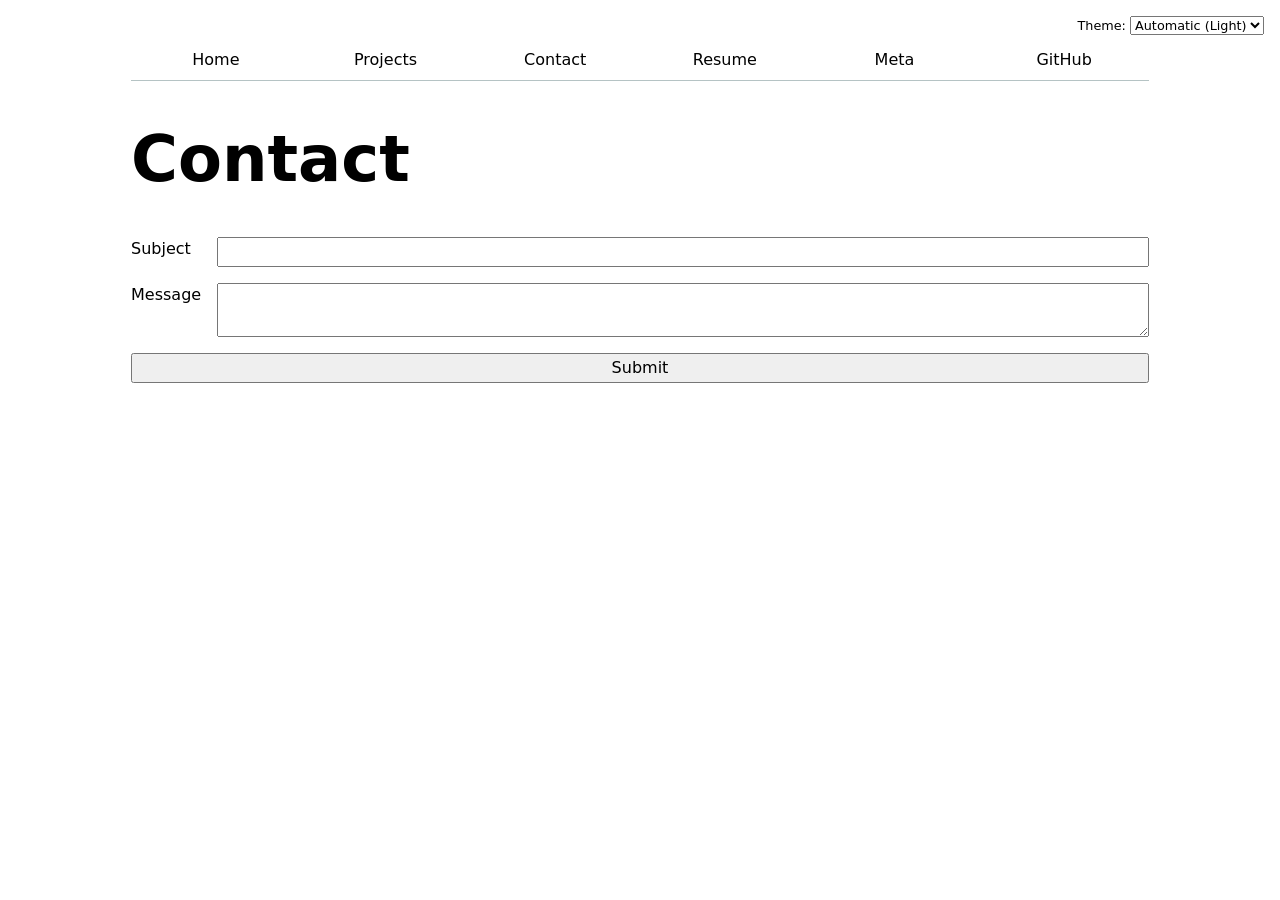
<file: contact/index.html>
<!DOCTYPE html>
<html lang="en">
<head>
    <meta charset="UTF-8">
    <meta name="viewport" content="width=device-width, initial-scale=1.0">
    <title>Contact</title>
    <link rel="stylesheet" href="../style.css">
    <script type="module" src="../global.js"></script>
</head>
<body>
    <h1>Contact</h1>

    <form action="mailto:yud2372@gmail.com">
        <label>
            Subject
            <input name="subject">
        </label>
        <label>
            Message
            <textarea name="body"></textarea>
        </label>
        <button>Submit</button>
    </form>
</body>
</html>
</file>
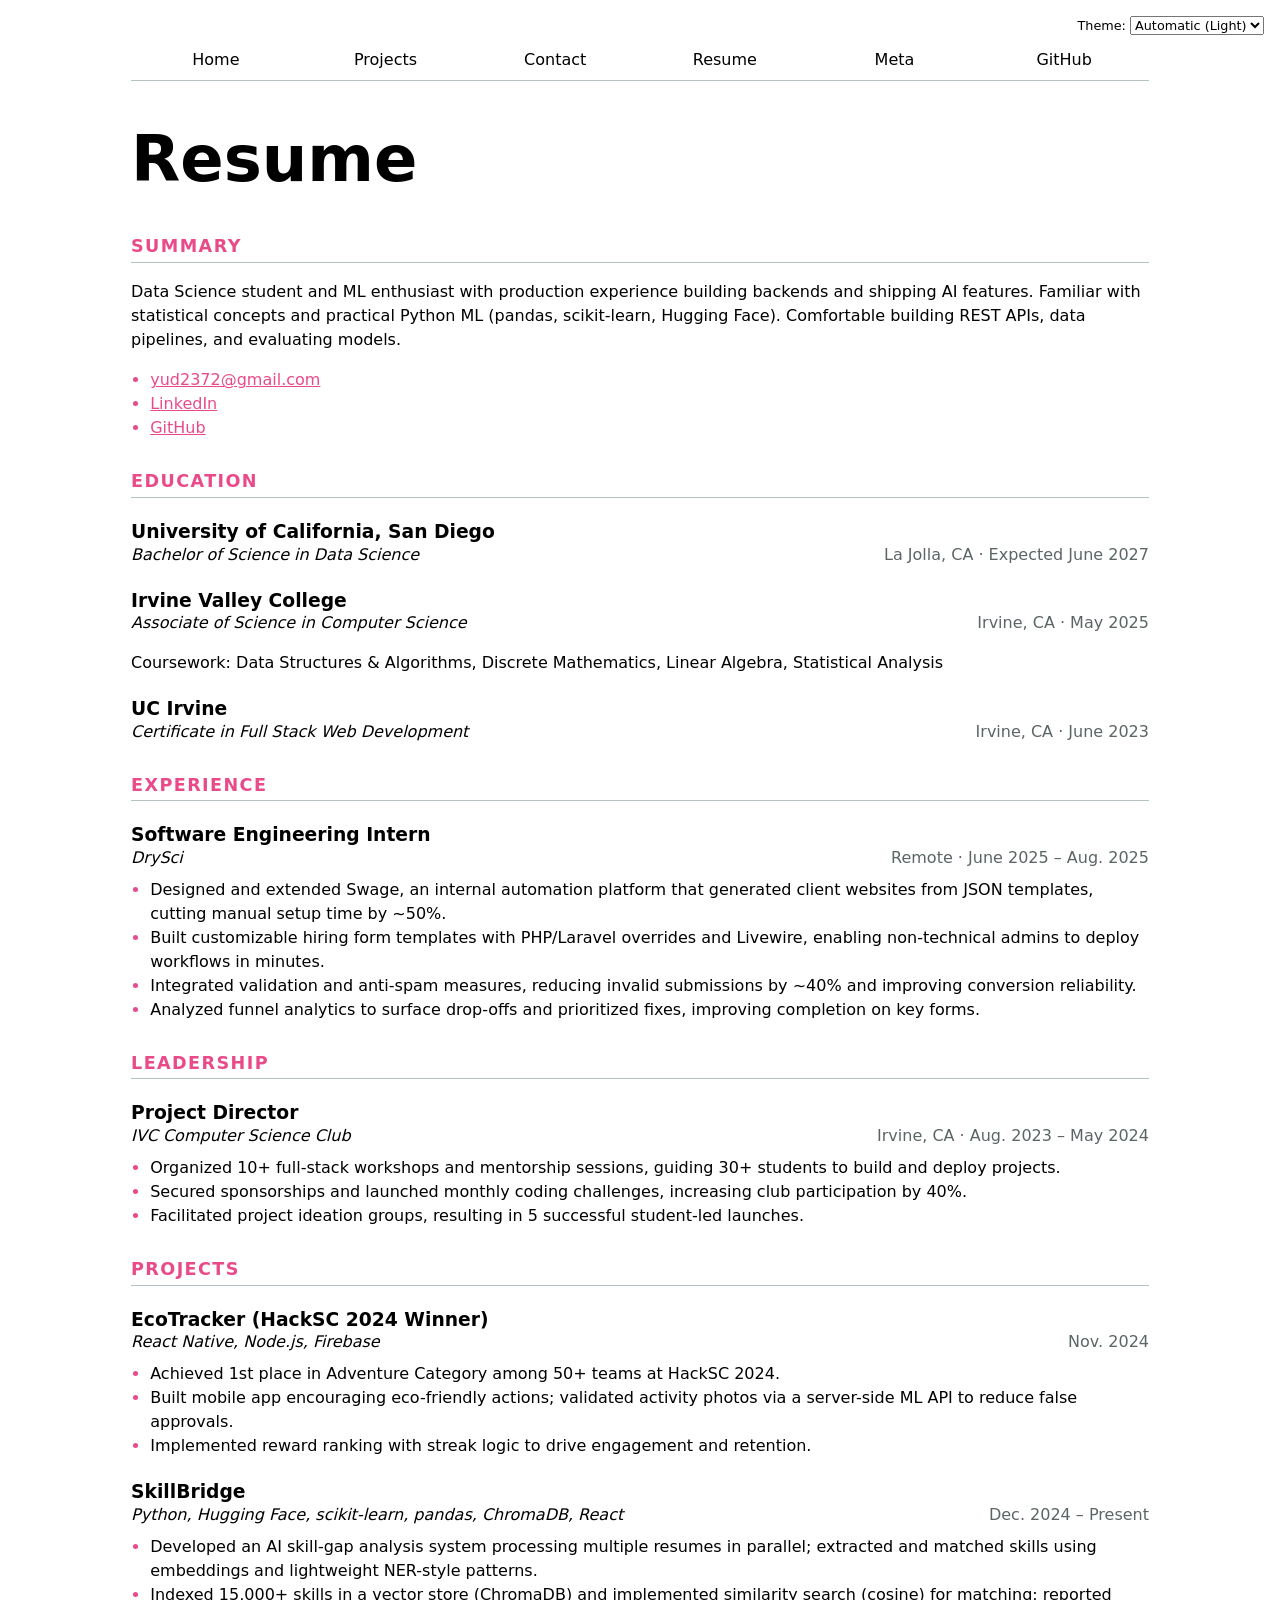
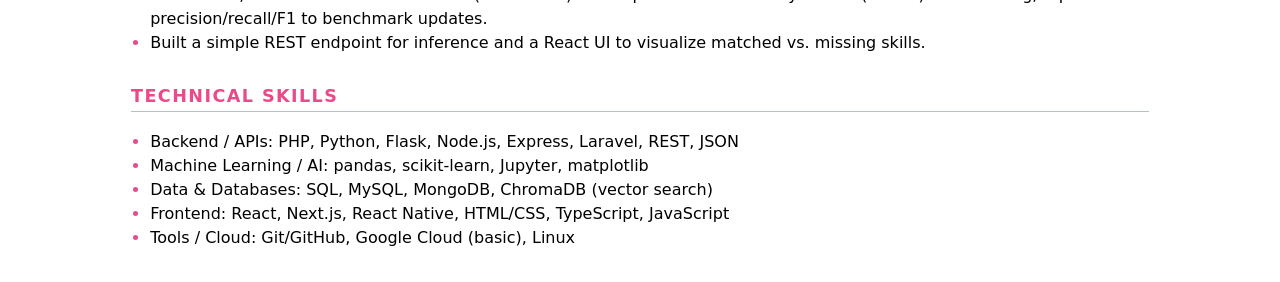
<file: resume/index.html>
<!DOCTYPE html>
<html lang="en">
<head>
    <meta charset="UTF-8">
    <meta name="viewport" content="width=device-width, initial-scale=1.0">
    <title>Resume</title>
    <link rel="stylesheet" href="../style.css">
    <script type="module" src="../global.js"></script>
</head>
<body class="resume">
    <h1>Resume</h1>

    <section>
        <h2>Summary</h2>
        <p>
            Data Science student and ML enthusiast with production experience building backends and
            shipping AI features. Familiar with statistical concepts and practical Python ML (pandas,
            scikit-learn, Hugging Face). Comfortable building REST APIs, data pipelines, and
            evaluating models.
        </p>
        <ul>
            <li><a href="mailto:yud2372@gmail.com">yud2372@gmail.com</a></li>
            <li><a href="https://linkedin.com/in/dawei-yu-578138227" target="_blank">LinkedIn</a></li>
            <li><a href="https://github.com/OppedRawen" target="_blank">GitHub</a></li>
        </ul>
    </section>

    <section>
        <h2>Education</h2>

        <article>
            <header>
                <h3>University of California, San Diego</h3>
                <p>Bachelor of Science in Data Science</p>
                <p>La Jolla, CA · Expected <time datetime="2027-06">June 2027</time></p>
            </header>
        </article>

        <article>
            <header>
                <h3>Irvine Valley College</h3>
                <p>Associate of Science in Computer Science</p>
                <p>Irvine, CA · <time datetime="2025-05">May 2025</time></p>
            </header>
            <p>
                Coursework: Data Structures &amp; Algorithms, Discrete Mathematics, Linear Algebra,
                Statistical Analysis
            </p>
        </article>

        <article>
            <header>
                <h3>UC Irvine</h3>
                <p>Certificate in Full Stack Web Development</p>
                <p>Irvine, CA · <time datetime="2023-06">June 2023</time></p>
            </header>
        </article>
    </section>

    <section>
        <h2>Experience</h2>

        <article>
            <header>
                <h3>Software Engineering Intern</h3>
                <p>DrySci</p>
                <p>
                    Remote ·
                    <time datetime="2025-06">June 2025</time> – <time datetime="2025-08">Aug. 2025</time>
                </p>
            </header>
            <ul>
                <li>
                    Designed and extended Swage, an internal automation platform that generated client
                    websites from JSON templates, cutting manual setup time by ~50%.
                </li>
                <li>
                    Built customizable hiring form templates with PHP/Laravel overrides and Livewire,
                    enabling non-technical admins to deploy workflows in minutes.
                </li>
                <li>
                    Integrated validation and anti-spam measures, reducing invalid submissions by ~40%
                    and improving conversion reliability.
                </li>
                <li>
                    Analyzed funnel analytics to surface drop-offs and prioritized fixes, improving
                    completion on key forms.
                </li>
            </ul>
        </article>
    </section>

    <section>
        <h2>Leadership</h2>

        <article>
            <header>
                <h3>Project Director</h3>
                <p>IVC Computer Science Club</p>
                <p>
                    Irvine, CA ·
                    <time datetime="2023-08">Aug. 2023</time> – <time datetime="2024-05">May 2024</time>
                </p>
            </header>
            <ul>
                <li>
                    Organized 10+ full-stack workshops and mentorship sessions, guiding 30+ students to
                    build and deploy projects.
                </li>
                <li>
                    Secured sponsorships and launched monthly coding challenges, increasing club
                    participation by 40%.
                </li>
                <li>
                    Facilitated project ideation groups, resulting in 5 successful student-led launches.
                </li>
            </ul>
        </article>
    </section>

    <section>
        <h2>Projects</h2>

        <article>
            <header>
                <h3>EcoTracker (HackSC 2024 Winner)</h3>
                <p>React Native, Node.js, Firebase</p>
                <p><time datetime="2024-11">Nov. 2024</time></p>
            </header>
            <ul>
                <li>Achieved 1st place in Adventure Category among 50+ teams at HackSC 2024.</li>
                <li>
                    Built mobile app encouraging eco-friendly actions; validated activity photos via a
                    server-side ML API to reduce false approvals.
                </li>
                <li>
                    Implemented reward ranking with streak logic to drive engagement and retention.
                </li>
            </ul>
        </article>

        <article>
            <header>
                <h3>SkillBridge</h3>
                <p>Python, Hugging Face, scikit-learn, pandas, ChromaDB, React</p>
                <p><time datetime="2024-12">Dec. 2024</time> – Present</p>
            </header>
            <ul>
                <li>
                    Developed an AI skill-gap analysis system processing multiple resumes in parallel;
                    extracted and matched skills using embeddings and lightweight NER-style patterns.
                </li>
                <li>
                    Indexed 15,000+ skills in a vector store (ChromaDB) and implemented similarity
                    search (cosine) for matching; reported precision/recall/F1 to benchmark updates.
                </li>
                <li>
                    Built a simple REST endpoint for inference and a React UI to visualize matched vs.
                    missing skills.
                </li>
            </ul>
        </article>
    </section>

    <section>
        <h2>Technical Skills</h2>
        <ul>
            <li>Backend / APIs: PHP, Python, Flask, Node.js, Express, Laravel, REST, JSON</li>
            <li>Machine Learning / AI: pandas, scikit-learn, Jupyter, matplotlib</li>
            <li>Data &amp; Databases: SQL, MySQL, MongoDB, ChromaDB (vector search)</li>
            <li>Frontend: React, Next.js, React Native, HTML/CSS, TypeScript, JavaScript</li>
            <li>Tools / Cloud: Git/GitHub, Google Cloud (basic), Linux</li>
        </ul>
    </section>
</body>
</html>
</file>
<file: style.css>
html {
    --color-accent: oklch(65% 50% 0);
    accent-color: var(--color-accent);
    color-scheme: light dark;
}

body {
  
    font: 100%/1.5 system-ui;
    
    max-width: 100ch;
    margin-inline: max(1em, (100% - 100ch) / 2);
}

img {
    max-width: 100%;
    height: auto;
}

h1, h2, h3, h4, h5, h6 {
    line-height: 1.1;
    text-wrap: balance;
}

h1 {
    /* 400% on desktop, shrinks on phones so long titles like "12 Projects" fit */
    font-size: min(400%, 13vw);
}

nav {
    --border-color: oklch(50% 10% 200 / 40%);
    display: flex;
    /* top margin leaves room for the theme switcher above the nav */
    margin-block: 2.5rem 1em;
    border-bottom: 1px solid var(--border-color);

    a {
        flex: 1;
        text-decoration: none;
        color: inherit;
        text-align: center;
        padding: 0.5em;

        &.current {
            border-bottom: 0.4em solid var(--border-color);
            padding-bottom: 0.1em;
        }

        &:hover {
            border-bottom: 0.4em solid var(--color-accent);
            padding-bottom: 0.1em;
            background-color: color-mix(in oklch, var(--color-accent), canvas 85%);
        }
    }
}

input, textarea, button, select {
    font: inherit;
}

form {
    display: grid;
    grid-template-columns: auto 1fr;
    gap: 1em;

    label {
        display: grid;
        grid-template-columns: subgrid;
    }

    label, button {
        grid-column: 1 / -1;
    }
}

.projects {
    display: grid;
    grid-template-columns: repeat(auto-fill, minmax(15em, 1fr));
    gap: 1em;

    article {
        display: grid;
        grid-template-rows: subgrid;
        grid-row: span 3;
        gap: 1em;

        h2 {
            margin: 0;
        }
    }
}

.resume {
    section {
        margin-block: 2em;
    }

    h2 {
        margin-block: 0 1em;
        padding-bottom: 0.3em;
        border-bottom: 1px solid oklch(50% 10% 200 / 40%);
        color: var(--color-accent);
        font-size: 110%;
        text-transform: uppercase;
        letter-spacing: 0.08em;
    }

    article {
        margin-block: 1.5em;
    }

    article header {
        display: flex;
        flex-wrap: wrap;
        align-items: baseline;
        gap: 0 1em;

        h3 {
            margin: 0;
            flex: 1 1 100%;
        }

        p {
            margin: 0;
            font-style: italic;
        }

        p:last-child {
            margin-left: auto;
            font-style: normal;
            color: oklch(50% 3% 200);
        }
    }

    ul {
        margin-block: 0.5em;
        padding-left: 1.2em;
    }

    li::marker {
        color: var(--color-accent);
    }

    section a {
        color: var(--color-accent);
    }
}

/* Lab 3 Step 4.3: theme switcher in the top right corner */
.color-scheme {
    position: absolute;
    top: 1rem;
    right: 1rem;
    font-size: 80%;
}

/* Lab 4 Step 3: GitHub stats as a four-column grid, labels above values */
#profile-stats dl {
    display: grid;
    grid-template-columns: repeat(4, 1fr);
    text-align: center;

    dt {
        grid-row: 1;
        font-size: 80%;
        text-transform: uppercase;
        color: oklch(55% 3% 200);
    }

    dd {
        grid-row: 2;
        margin: 0;
        font-size: 200%;
        font-weight: bold;
    }
}

/* Lab 5 Step 0.1: project year under the description */
.project-year {
    font-family: Baskerville, serif;
    font-variant-numeric: oldstyle-nums;
    font-style: italic;
    color: oklch(55% 3% 200);
}

/* Lab 5 Step 2.3: pie chart and legend side by side, stacking on narrow screens */
.container {
    display: flex;
    flex-wrap: wrap;
    align-items: center;
    gap: 2em;
    margin-block: 2em;
}

/* Lab 5 Step 1.1: pie chart size */
#projects-pie-plot {
    flex: 0 1 15em;
    max-width: 20em;
    overflow: visible;

    /* Lab 5 Step 5.1: fade the other wedges while one is hovered */
    &:has(path:hover) {
        path:not(:hover) {
            opacity: 0.5;
        }
    }

    path {
        transition: 300ms;
        /* Lab 5 Step 5.2: wedges are clickable */
        cursor: pointer;
    }
}

/* Lab 5 Step 2.2: legend layout */
.legend {
    flex: 1;
    min-width: 12em;
    display: grid;
    grid-template-columns: repeat(auto-fill, minmax(9em, 1fr));
    gap: 1em;
    margin: 0;
    padding: 1em;
    list-style: none;
    border: 1px solid oklch(50% 10% 200 / 40%);
    border-radius: 0.5em;
}

.legend-item {
    display: flex;
    align-items: center;
    /* smaller than the legend gap, for proximity */
    gap: 0.5em;
    cursor: pointer;
}

/* Lab 5 Step 2.2: make the swatch look like a swatch */
.swatch {
    display: inline-block;
    width: 1em;
    aspect-ratio: 1 / 1;
    border-radius: 50%;
    background-color: var(--color);
}

/* Lab 5 Step 5.2: selected wedge and legend item */
.selected {
    /* dark indigo: distinct from every Tableau10 wedge color (the lab's pink matched one) */
    --color: oklch(35% 0.15 280) !important;

    &:is(path) {
        fill: var(--color);
    }
}

/* Lab 5 Step 4.1: search bar */
.searchBar {
    width: 100%;
    box-sizing: border-box;
    padding: 0.5em;
    margin-bottom: 1.5em;
}

/* Lab 6 Step 1.3: summary stats, one label/value pair per grid cell */
.stats {
    display: grid;
    grid-template-columns: repeat(auto-fill, minmax(9em, 1fr));
    gap: 1em;
    margin-block: 1em;

    dt {
        font-size: 80%;
        text-transform: uppercase;
        color: oklch(55% 3% 200);
    }

    dd {
        margin: 0;
        font-size: 150%;
        font-weight: bold;
    }
}

/* Lab 6 Step 2.3: faint gridlines, no axis line */
.gridlines {
    .tick line {
        stroke-opacity: 0.25;
    }

    .domain {
        display: none;
    }
}

/* Lab 6 Step 3.1: commit details as a two-column list */
dl.info {
    display: grid;
    grid-template-columns: auto 1fr;
    gap: 0.25em 1em;
    margin: 0;

    dt {
        color: oklch(55% 3% 200);
    }

    dd {
        margin: 0;
        font-weight: 500;
    }

    /* Step 3.3: fade in and out */
    transition-duration: 500ms;
    transition-property: opacity, visibility;
}

dl.info[hidden]:not(:hover, :focus-within) {
    opacity: 0;
    visibility: hidden;
}

/* Lab 6 Step 3.1 + 3.2: floating tooltip that looks raised from the page */
.tooltip {
    position: fixed;
    top: 1em;
    left: 1em;
    padding: 0.75em 1em;
    font-size: 85%;
    background-color: color-mix(in oklch, canvas, transparent 15%);
    backdrop-filter: blur(4px);
    border-radius: 0.5em;
    box-shadow: 0 2px 10px oklch(0% 0 0 / 20%);
    z-index: 1;
}

/* Lab 6 Step 3.1: grow the hovered dot from its center */
#chart circle {
    transition: 200ms;
    transform-origin: center;
    transform-box: fill-box;

    &:hover {
        transform: scale(1.5);
    }

    /* Step 5.4: dots inside the brush */
    &.selected {
        fill: #ff6b6b;
    }
}

/* Lab 6 Step 5.3 (optional): marching-ants brush rectangle (currentColor works in dark mode) */
@keyframes marching-ants {
    to {
        stroke-dashoffset: -8; /* 5 + 3 */
    }
}

#chart .selection {
    fill-opacity: 0.1;
    stroke: currentColor;
    stroke-opacity: 0.7;
    stroke-dasharray: 5 3;
    animation: marching-ants 2s linear infinite;
}
</file>
